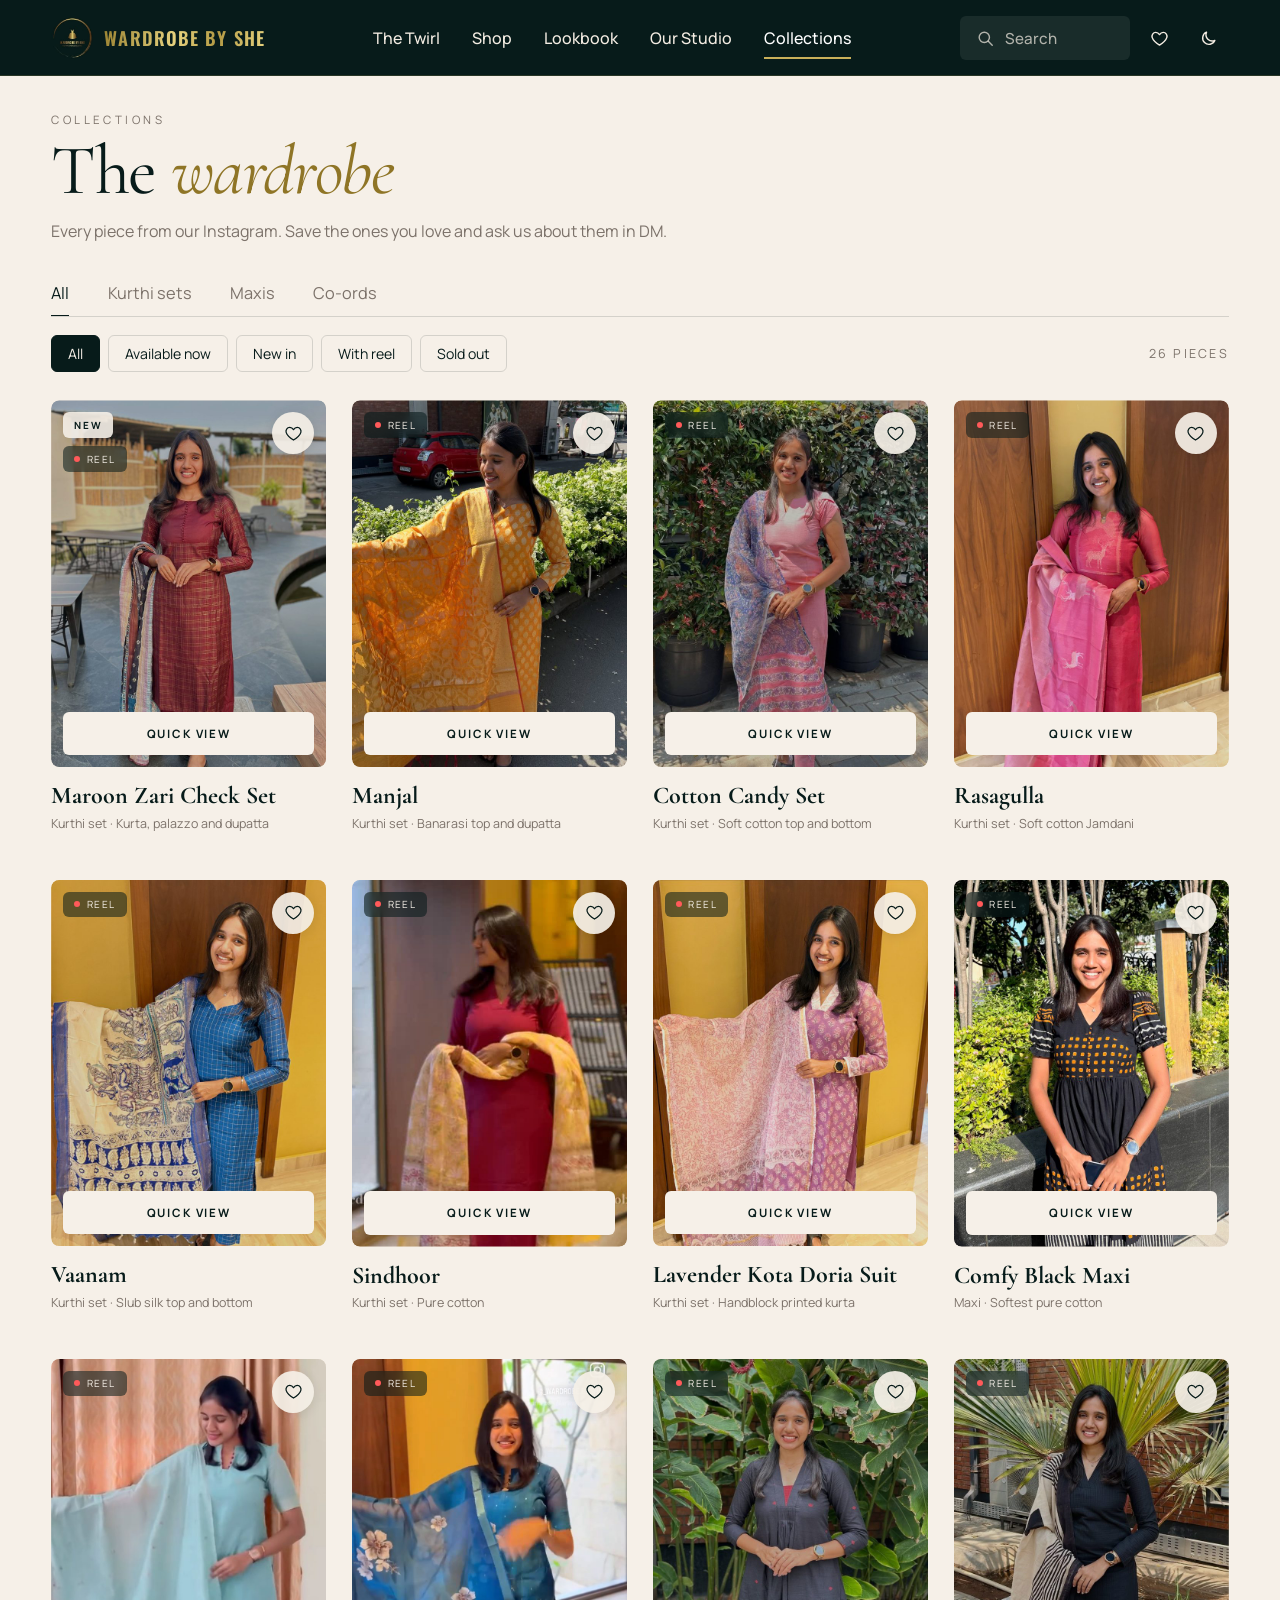
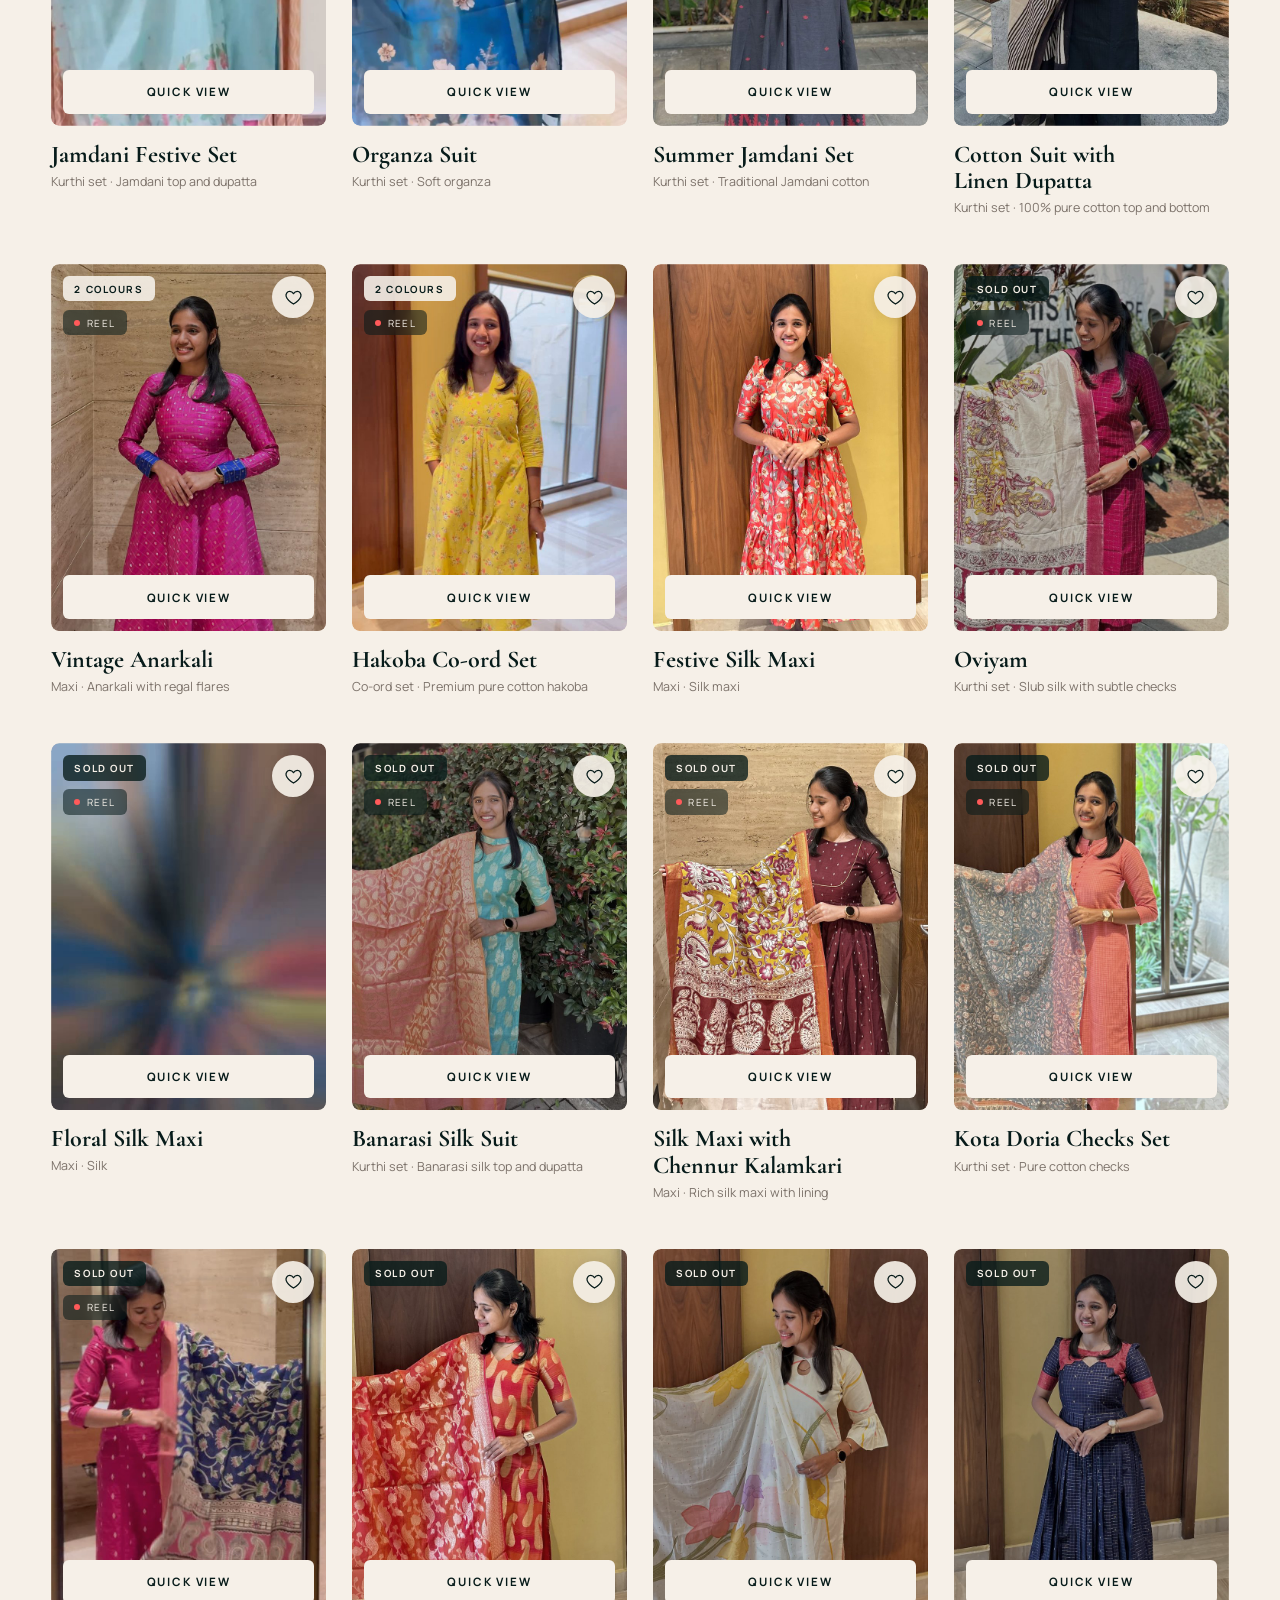
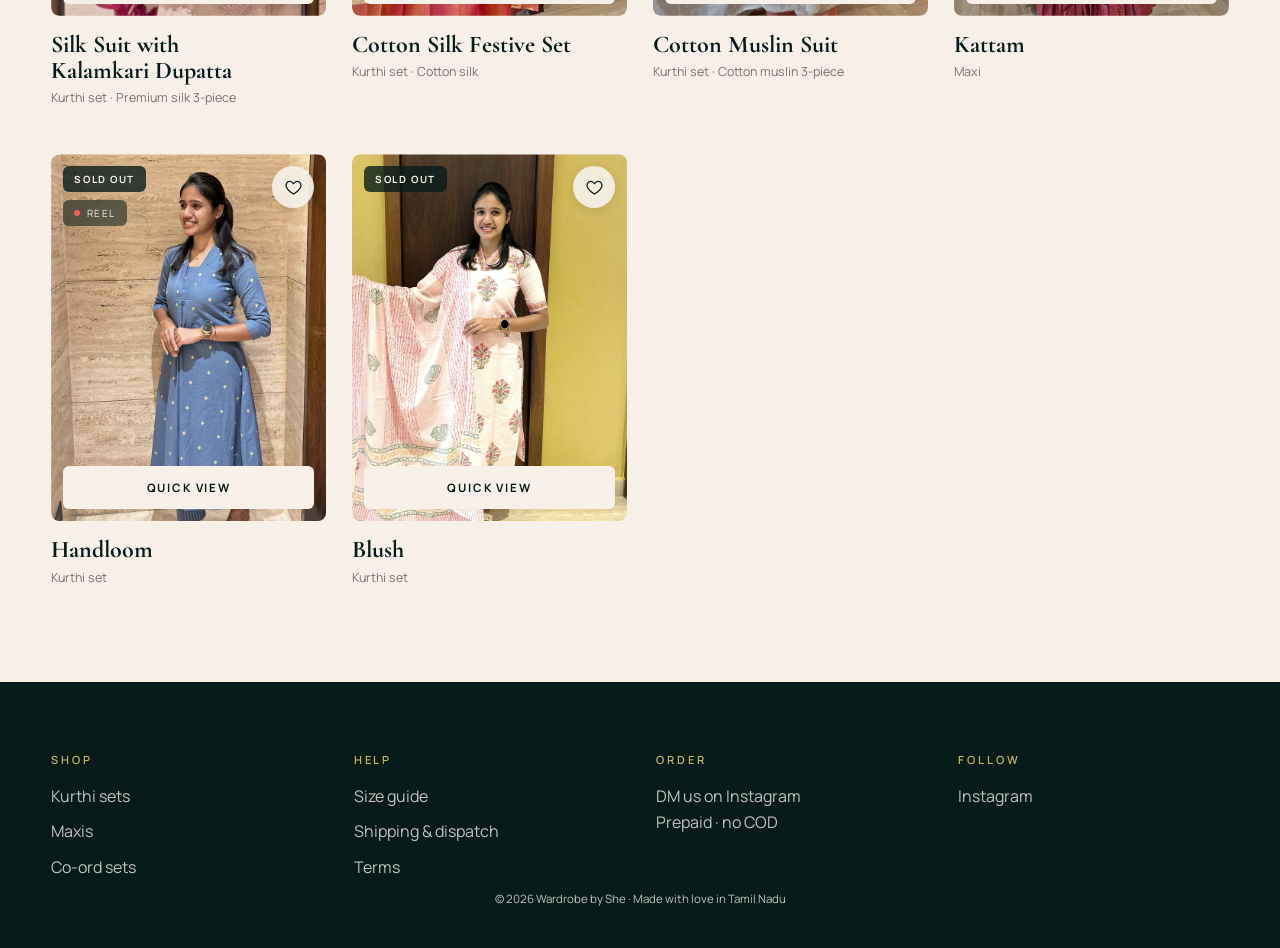
<file: collections.html>
<!doctype html>
<html lang="en">
<head>
  <meta charset="utf-8" />
  <meta name="viewport" content="width=device-width, initial-scale=1" />
  <title>Collections — Wardrobe by She</title>
  <meta name="description" content="Browse every kurthi set, maxi and co-ord from Wardrobe by She. Search, save your favourites and enquire on Instagram." />
  <meta name="theme-color" content="#071b1a" />
  <link rel="icon" type="image/png" href="assets/favicon.png" />
  <link rel="apple-touch-icon" href="assets/logo.jpg" />
  <meta property="og:type" content="website" />
  <meta property="og:title" content="Collections — Wardrobe by She" />
  <meta property="og:description" content="Kurthi sets, maxis &amp; co-ords for the desi girl. Made with love in Tamil Nadu." />
  <meta property="og:image" content="https://wardrobebyshe.route34solutions.com/assets/logo.jpg" />
  <link rel="canonical" href="https://wardrobebyshe.route34solutions.com/collections" />
  <script>try { if (localStorage.getItem("wbs-theme") === "dark") document.documentElement.dataset.theme = "dark"; } catch (e) {}</script>
  <link rel="preconnect" href="https://fonts.googleapis.com" />
  <link rel="preconnect" href="https://fonts.gstatic.com" crossorigin />
  <link href="https://fonts.googleapis.com/css2?family=Cormorant+Garamond:ital,wght@0,400;0,500;0,600;1,400;1,500&family=Manrope:wght@300;400;500;600;700&family=Oswald:wght@500;600&display=swap" rel="stylesheet" />
  <link rel="stylesheet" href="styles.css?v=37" />
</head>
<body class="page-col">

  <header class="nav" id="nav">
    <a href="index.html" class="nav__logo" aria-label="Wardrobe by She — home"><img src="assets/logo.jpg" alt="" /><span class="wordmark">Wardrobe by She</span></a>
    <nav class="nav__links">
      <a href="index.html#twirl">The Twirl</a>
      <a href="index.html#shop">Shop</a>
      <a href="index.html#lookbook">Lookbook</a>
      <a href="index.html#studio">Our Studio</a>
      <a href="collections.html" aria-current="page">Collections</a>
    </nav>
    <div class="nav__actions">
      <button class="nav__search" id="searchOpen" type="button" aria-label="Search the collection"><svg viewBox="0 0 24 24" aria-hidden="true"><circle cx="10.5" cy="10.5" r="6.5" /><path d="m15.5 15.5 5 5" /></svg><span>Search</span></button>
      <button class="theme-toggle nav__ico" id="favOpen" type="button" aria-label="Favourites"><svg viewBox="0 0 24 24" aria-hidden="true"><path d="M12 20.3s-7.6-4.6-9.2-9.4C1.7 7.6 3.9 4.3 7.3 4.3c2 0 3.6 1.1 4.7 2.8 1.1-1.7 2.7-2.8 4.7-2.8 3.4 0 5.6 3.3 4.5 6.6-1.6 4.8-9.2 9.4-9.2 9.4z" /></svg><b data-fav-count hidden>0</b></button>
      <button class="theme-toggle" id="themeToggle" type="button" aria-label="Switch to dark mode">
        <svg class="i-moon" viewBox="0 0 24 24"><path d="M20 14.5A8 8 0 0 1 9.5 4a8 8 0 1 0 10.5 10.5Z" /></svg>
        <svg class="i-sun" viewBox="0 0 24 24"><circle cx="12" cy="12" r="4" /><path d="M12 2v2M12 20v2M4.9 4.9l1.4 1.4M17.7 17.7l1.4 1.4M2 12h2M20 12h2M4.9 19.1l1.4-1.4M17.7 6.3l1.4-1.4" /></svg>
      </button>
    </div>
  </header>

  <main class="col">
    <div class="col__head">
      <p class="eyebrow">Collections</p>
      <h1 class="title" id="colTitle">The <em>wardrobe</em></h1>
      <p class="col__line" id="colLine">Every piece from our Instagram. Save the ones you love and ask us about them in DM.</p>
    </div>

    <div class="col__tabs" id="colTabs" role="tablist">
      <button role="tab" data-cat="all" aria-selected="true">All</button>
      <button role="tab" data-cat="kurthi" aria-selected="false">Kurthi sets</button>
      <button role="tab" data-cat="maxi" aria-selected="false">Maxis</button>
      <button role="tab" data-cat="coord" aria-selected="false">Co-ords</button>
    </div>

    <div class="col__bar">
      <div class="col__pills" id="colPills">
        <button class="col__pill is-active" data-pill="all">All</button>
        <button class="col__pill" data-pill="available">Available now</button>
        <button class="col__pill" data-pill="new">New in</button>
        <button class="col__pill" data-pill="video">With reel</button>
        <button class="col__pill" data-pill="sold">Sold out</button>
      </div>
      <p class="col__count" id="colCount"></p>
    </div>

    <div class="grid col__grid" id="colGrid"></div>
    <p class="col__empty" id="colEmpty" hidden>Nothing here yet. Try another filter, or <button type="button" id="colReset">see everything</button>.</p>
  </main>

  <footer class="footer footer--slim">
    <div class="footer__cols">
      <div><h4>Shop</h4><a href="collections.html#kurthi">Kurthi sets</a><a href="collections.html#maxi">Maxis</a><a href="collections.html#coord">Co-ord sets</a></div>
      <div><h4>Help</h4><a href="index.html#size">Size guide</a><a href="index.html#terms">Shipping &amp; dispatch</a><a href="index.html#terms">Terms</a></div>
      <div><h4>Order</h4><p>DM us on Instagram<br />Prepaid · no COD</p></div>
      <div><h4>Follow</h4><a href="https://www.instagram.com/_wardrobe.by.she_/" target="_blank" rel="noopener">Instagram</a></div>
    </div>
    <p class="footer__copy">© 2026 Wardrobe by She · Made with love in Tamil Nadu</p>
  </footer>

  <div class="srch" id="srch" aria-hidden="true">
    <div class="srch__bg" data-srch-close></div>
    <div class="srch__panel" role="dialog" aria-label="Search the collection">
      <div class="srch__bar">
        <svg viewBox="0 0 24 24" aria-hidden="true"><circle cx="10.5" cy="10.5" r="6.5" /><path d="m15.5 15.5 5 5" /></svg>
        <input id="srchIn" type="search" placeholder="Search by name, fabric or style…" autocomplete="off" aria-label="Search the collection" />
        <button class="srch__x" type="button" data-srch-close aria-label="Close search">✕</button>
      </div>
      <p class="srch__hint" id="srchHint">Try “cotton”, “silk”, “kota doria” or “kalamkari”.</p>
      <ul class="srch__list" id="srchList"></ul>
    </div>
  </div>

  <aside class="bag favd" id="favd" aria-hidden="true">
    <div class="bag__bg" data-fav-close></div>
    <div class="bag__panel">
      <div class="bag__head"><h3>Favourites</h3><button class="bag__close" data-fav-close aria-label="Close">✕</button></div>
      <ul class="bag__items" id="favItems"></ul>
      <div class="bag__foot">
        <button class="btn btn--gold btn--block" id="favEnquire"><span>Enquire on Instagram</span></button>
        <p class="bag__note">We copy your list — paste it in our DM and we’ll reply with price, sizes and availability.</p>
      </div>
    </div>
  </aside>

  <div class="qv pv" id="pv" aria-hidden="true">
    <div class="qv__bg" data-pv-close></div>
    <div class="qv__panel" role="dialog" aria-labelledby="pvName">
      <div class="qv__media pv__media" id="pvMedia"></div>
      <div class="qv__info">
        <button class="qv__close" data-pv-close aria-label="Close">✕</button>
        <p class="eyebrow" id="pvCat"></p>
        <h3 class="qv__name" id="pvName"></h3>
        <div id="pvThumbs"></div>
        <div class="qv__body" id="pvBody"></div>
        <div class="qv__actions">
          <button class="btn btn--dark" id="pvEnquire"><span>Enquire on Instagram</span></button>
          <button class="fav-btn" id="pvFav" type="button" aria-pressed="false" aria-label="Save to favourites"><svg viewBox="0 0 24 24" aria-hidden="true"><path d="M12 20.3s-7.6-4.6-9.2-9.4C1.7 7.6 3.9 4.3 7.3 4.3c2 0 3.6 1.1 4.7 2.8 1.1-1.7 2.7-2.8 4.7-2.8 3.4 0 5.6 3.3 4.5 6.6-1.6 4.8-9.2 9.4-9.2 9.4z" /></svg></button>
        </div>
      </div>
    </div>
  </div>

  <div class="toast" id="toast"></div>

  <script src="data.js?v=37"></script>
  <script src="collections.js?v=37"></script>
</body>
</html>
</file>
<file: styles.css>
:root {
  --ink: #071b1a;
  --ink-2: #0f2a28;
  --cream: #f6f0e8;
  --sand: #ece1d3;
  --blush: #f2d4d6;
  --rose: #8f7526;
  --gold: #c9b05a;
  --gold-2: #e4d27f;
  --gold-grad: linear-gradient(100deg, #9c8433 0%, #e6d27e 45%, #b39a44 70%, #e6d27e 100%);
  --brand: "Oswald", "Arial Narrow", sans-serif;
  --bg: var(--cream);
  --bg-2: var(--sand);
  --fg: var(--ink);
  --line: rgba(7, 27, 26, .14);
  --pill: #fffdf9;
  --muted: #7c726a;
  --serif: "Cormorant Garamond", Georgia, serif;
  --sans: "Manrope", system-ui, sans-serif;
  --ease: cubic-bezier(.77, 0, .175, 1);
  --out: cubic-bezier(.16, 1, .3, 1);
  --gutter: clamp(16px, 4vw, 56px);
}

* { box-sizing: border-box; margin: 0; padding: 0; }
html { -webkit-text-size-adjust: 100%; }
html.lenis, html.lenis body { height: auto; }
.lenis.lenis-smooth { scroll-behavior: auto !important; }
body { font-family: var(--sans); background: var(--bg); color: var(--fg); overflow-x: hidden; -webkit-font-smoothing: antialiased; }
body.is-loading { overflow: hidden; }
a { color: inherit; text-decoration: none; }
button { font: inherit; color: inherit; background: none; border: 0; cursor: pointer; }
em { font-style: italic; }
img, video, svg { display: block; }
video { object-fit: cover; width: 100%; height: 100%; }

.eyebrow { font-size: .72rem; letter-spacing: .3em; text-transform: uppercase; color: var(--muted); margin-bottom: 1.1rem; }
.eyebrow--gold { color: var(--gold); }
.title { font-family: var(--serif); font-weight: 400; font-size: clamp(2.8rem, 7.5vw, 6.5rem); line-height: .95; letter-spacing: -.02em; }
.title em { color: var(--rose); }
.char { display: inline-block; will-change: transform; }
.word { display: inline-block; white-space: nowrap; }

.loader {
  position: fixed; inset: 0; z-index: 300;
  display: flex; flex-direction: column; align-items: center; justify-content: center; gap: 1.4rem;
  background: var(--ink); color: var(--cream);
}
.loader__mark { width: 140px; height: 140px; border-radius: 50%; }
.loader__word { font-size: clamp(1.8rem, 5vw, 3.4rem); overflow: hidden; line-height: 1.15; }
.loader__tag { font-size: .68rem; letter-spacing: .38em; text-transform: uppercase; color: var(--gold); opacity: .85; }

.wordmark {
  font-family: var(--brand); font-weight: 600; text-transform: uppercase; letter-spacing: .06em;
  background: var(--gold-grad); -webkit-background-clip: text; background-clip: text; color: transparent;
}
.wordmark .char { background: var(--gold-grad); background-size: 900% 100%; -webkit-background-clip: text; background-clip: text; color: transparent; }


.nav {
  position: fixed; top: 16px; left: var(--gutter); right: var(--gutter); z-index: 200;
  display: flex; align-items: center; justify-content: space-between; gap: 1.5rem;
  padding: 10px 12px 10px 16px; border-radius: 8px;
  background: #0f2c29; color: #f3ece2;
  box-shadow: 0 14px 34px -18px rgba(0, 0, 0, .7), inset 0 0 0 1px rgba(212, 191, 100, .18);
  transition: transform .6s var(--ease), background .4s, color .4s;
}
.nav.is-hidden { transform: translateY(calc(-100% - 24px)); }
.nav__logo { display: flex; align-items: center; gap: .7rem; }
.nav__logo img { width: 42px; height: 42px; border-radius: 50%; flex: none; }
.nav__logo .wordmark { font-size: 1.15rem; line-height: 1; }
.nav__links { display: flex; gap: 2.2rem; font-size: .95rem; font-weight: 500; }
.nav__links a:hover { color: var(--gold-2); }
.nav__actions { display: flex; align-items: center; gap: .8rem; }
.theme-toggle { position: relative; width: 40px; height: 40px; border-radius: 50%; border: 1px solid rgba(243, 236, 226, .16); display: grid; place-items: center; color: #f3ece2; }
.theme-toggle svg { position: absolute; width: 19px; height: 19px; fill: none; stroke: currentColor; stroke-width: 1.8; stroke-linecap: round; stroke-linejoin: round; transition: opacity .35s, transform .45s var(--ease); }
.theme-toggle .i-sun { opacity: 0; transform: rotate(-90deg) scale(.6); }
:root[data-theme="dark"] .theme-toggle .i-sun { opacity: 1; transform: none; }
:root[data-theme="dark"] .theme-toggle .i-moon { opacity: 0; transform: rotate(90deg) scale(.6); }
.nav__bag { display: flex; align-items: center; gap: .6rem; padding: .75rem 1.3rem; border-radius: 6px; background: var(--gold); color: var(--ink); font-size: .95rem; font-weight: 600; }
.nav__bag:hover { background: var(--gold-2); }
.nav__bag b { display: inline-grid; place-items: center; min-width: 21px; height: 21px; padding: 0 6px; border-radius: 6px; background: var(--ink); color: var(--gold-2); font-size: .68rem; }
.nav__bag b.bump { animation: bump .55s var(--out); }
@keyframes bump { 40% { transform: scale(1.7); } }

.btn {
  position: relative; display: inline-flex; align-items: center; justify-content: center;
  padding: 1.05rem 2.1rem; border-radius: 6px; overflow: hidden; isolation: isolate;
  font-size: .78rem; font-weight: 700; letter-spacing: .16em; text-transform: uppercase;
}
.btn--gold { background: var(--gold); color: var(--ink); }
.btn--gold:hover { background: var(--gold-2); }
.btn--dark { background: var(--fg); color: var(--bg); }
.btn--dark:hover { background: var(--rose); }
.btn--block { width: 100%; }

.hero { position: relative; height: 100svh; min-height: 560px; background: var(--ink); overflow: hidden; color: var(--cream); }
.hero__reels { position: absolute; inset: 0; display: flex; align-items: center; justify-content: flex-end; gap: 1.4vw; padding-right: var(--gutter); }
.reel { position: relative; overflow: hidden; border-radius: 8px; background: var(--ink-2); flex: none; }
.reel--main { height: calc(100vh - 130px); aspect-ratio: 9 / 16; margin-top: 70px; }
.reel--side { height: 62vh; aspect-ratio: 9 / 16; opacity: .85; }
.reel--side:first-child { margin-top: 18vh; }
.reel--side:last-child { margin-top: -6vh; }
.reel video { position: absolute; inset: 0; transform: scale(1.12); transition: opacity 1.1s ease-in-out; }
.reel video.is-back { opacity: 0; }
.hero__shade { position: absolute; inset: 0; background: linear-gradient(90deg, rgba(7, 27, 26, .92) 0%, rgba(7, 27, 26, .55) 42%, rgba(7, 27, 26, 0) 70%); pointer-events: none; }
.hero__copy { position: absolute; left: var(--gutter); top: 100px; bottom: 7vh; z-index: 2; max-width: 46rem; display: flex; flex-direction: column; justify-content: flex-end; }
.hero__eyebrow { overflow: hidden; font-size: .72rem; letter-spacing: .32em; text-transform: uppercase; color: var(--gold); margin-bottom: min(1.4rem, 2vh); }
.hero__eyebrow span { display: inline-block; }
.hero__title { font-family: var(--serif); font-weight: 400; font-size: clamp(3rem, min(11.5vw, 15vh), 11rem); line-height: .84; letter-spacing: -.035em; margin-bottom: min(2rem, 3vh); }
.hero__title .ln { display: block; overflow: hidden; padding: 0 .04em .06em 0; }
.hero__title .ln > * { display: inline-block; }
.hero__title em { color: var(--gold-2); padding-left: .6em; }
.hero__sub { max-width: 25rem; line-height: 1.7; color: rgba(246, 240, 232, .75); margin-bottom: min(2.2rem, 3.5vh); }
.hero__copy .btn { align-self: flex-start; }
.hero__scroll { position: absolute; right: var(--gutter); bottom: 4vh; z-index: 2; display: none; }

.usp { display: grid; grid-template-columns: repeat(4, minmax(0, 1fr)); background: var(--bg); border-bottom: 1px solid var(--line); }
.usp__item { display: flex; align-items: center; gap: 1rem; padding: 2rem clamp(1rem, 2.5vw, 2.4rem); border-right: 1px solid var(--line); }
.usp__item:last-child { border-right: 0; }
.usp svg { flex: none; width: 46px; height: 46px; padding: 11px; border-radius: 50%; background: var(--ink); fill: none; stroke: var(--gold-2); stroke-width: 1.6; stroke-linecap: round; stroke-linejoin: round; }
.usp h3 { font-family: var(--serif); font-weight: 600; font-size: 1.25rem; line-height: 1.1; }
.usp p { margin-top: .2rem; font-size: .8rem; color: var(--muted); }

.twirl { position: relative; background: var(--bg-2); }
.twirl__stage { position: relative; height: 100vh; overflow: hidden; display: grid; place-items: center; }
.twirl__bg {
  position: absolute; top: 50%; left: 50%; transform: translate(-50%, -50%);
  font-family: var(--serif); font-style: italic; font-weight: 400; font-size: 34vw; line-height: 1;
  color: transparent; -webkit-text-stroke: 1px var(--line); white-space: nowrap; pointer-events: none;
}
.twirl__frame { position: relative; z-index: 1; height: 84vh; aspect-ratio: 9 / 16; border-radius: 8px; overflow: hidden; background: var(--ink-2); box-shadow: 0 40px 80px -30px rgba(7, 27, 26, .5); }
.twirl__notes { position: absolute; inset: 0; z-index: 2; pointer-events: none; }
.note { position: absolute; max-width: 17rem; font-family: var(--serif); font-size: clamp(1.3rem, 2vw, 1.9rem); line-height: 1.2; opacity: 0; }
.note span { display: block; font-family: var(--sans); font-size: .7rem; letter-spacing: .25em; color: var(--rose); margin-bottom: .5rem; }
.note--1 { left: 8vw; top: 22vh; }
.note--2 { right: 8vw; top: 42vh; text-align: right; }
.note--3 { left: 10vw; bottom: 16vh; }
.twirl__progress { position: absolute; left: 50%; bottom: 3.5vh; z-index: 2; width: 160px; height: 2px; margin-left: -80px; background: rgba(7, 27, 26, .12); }
.twirl__progress i { display: block; width: 100%; height: 100%; background: var(--rose); transform: scaleX(0); transform-origin: left; }
.twirl__hint { position: absolute; left: 50%; bottom: 5.5vh; transform: translateX(-50%); z-index: 2; font-size: .65rem; letter-spacing: .3em; text-transform: uppercase; color: var(--muted); }

.shop { padding: 130px var(--gutter) 110px; }
.shop__head { display: flex; justify-content: space-between; align-items: flex-end; flex-wrap: wrap; gap: 2rem; margin-bottom: 3.5rem; }
.filters { position: relative; display: flex; gap: .25rem; padding: .3rem; border: 1px solid var(--line); border-radius: 6px; }
.filter { position: relative; z-index: 1; padding: .6rem 1.15rem; border-radius: 6px; font-size: .74rem; letter-spacing: .12em; text-transform: uppercase; }
.filter.is-active { color: var(--bg); }
.filters__pill { position: absolute; top: 0; left: 0; border-radius: 6px; background: var(--fg); transition: transform .55s var(--ease), width .55s var(--ease); }

.grid { display: grid; grid-template-columns: repeat(4, minmax(0, 1fr)); gap: 3rem 1.6rem; }
@media (max-width: 1100px) { .grid { grid-template-columns: repeat(2, minmax(0, 1fr)); gap: 2.2rem 1rem; } }
.card.is-hidden { display: none; }
.card__media { position: relative; aspect-ratio: 3 / 4; border-radius: 8px; overflow: hidden; background: var(--bg-2); clip-path: inset(0 0 0 0 round 8px); }
.card__media img, .card__media video { position: absolute; inset: 0; width: 100%; height: 100%; object-fit: cover; object-position: 50% 0; }
.card__img { transform-origin: var(--zx, 50%) var(--zy, 35%); transition: transform .9s var(--out), transform-origin .35s var(--out), opacity .6s var(--out); }
.card__img--alt { opacity: 0; transform: scale(1.15); }
@media (hover: hover) {
  .card__media { cursor: zoom-in; }
  .card__media:hover .card__img { transform: scale(1.08); }
  .card__media:hover .card__img--alt { opacity: 1; transform: scale(1.6); }
  .card__media:not(:has(.card__img--alt)):hover .card__img { transform: scale(1.6); }
}
.card__tag { position: absolute; top: 12px; left: 12px; z-index: 2; padding: .35rem .7rem; border-radius: 6px; background: rgba(246, 240, 232, .9); font-size: .62rem; font-weight: 700; letter-spacing: .16em; text-transform: uppercase; }
.card__live { position: absolute; top: 12px; right: 12px; z-index: 2; display: flex; align-items: center; gap: .4rem; padding: .35rem .7rem; border-radius: 6px; background: rgba(7, 27, 26, .55); color: var(--cream); font-size: .62rem; letter-spacing: .14em; text-transform: uppercase; backdrop-filter: blur(6px); }
.card__live::before { content: ""; width: 6px; height: 6px; border-radius: 50%; background: #ff5a5a; animation: pulse 1.4s infinite; }
@keyframes pulse { 50% { opacity: .2; } }
.card__quick {
  position: absolute; left: 12px; right: 12px; bottom: 12px; z-index: 2;
  padding: .9rem; border-radius: 6px; background: var(--cream); color: var(--ink);
  font-size: .72rem; font-weight: 700; letter-spacing: .16em; text-transform: uppercase;
}
.card__quick:hover { background: var(--ink); color: var(--cream); }
.card__info { display: flex; justify-content: space-between; gap: 1rem; margin-top: 1rem; }
.card__name { font-family: var(--serif); font-size: 1.5rem; line-height: 1.1; }
.card__meta { margin-top: .3rem; font-size: .78rem; color: var(--muted); }
.card__price { font-weight: 600; white-space: nowrap; }

.lookbook { background: var(--ink); color: var(--cream); }
.lookbook .title em { color: var(--gold-2); }
.lookbook__pin { padding: 110px 0 90px; overflow: hidden; }
.lookbook__head { padding: 0 var(--gutter); margin-bottom: 2.4rem; }
.lookbook__carousel { position: relative; width: 100%; height: clamp(420px, 46vw, 660px); }
.lookbook__hint { margin-top: 1.5rem; text-align: center; font-size: .68rem; letter-spacing: .28em; text-transform: uppercase; opacity: .5; }
.pw { overflow: hidden; perspective: 1700px; perspective-origin: 50% 40%; touch-action: pan-y; cursor: grab; user-select: none; -webkit-user-select: none; }
.pw.is-dragging { cursor: grabbing; }
.pw__ring { position: absolute; left: 50%; top: 38%; transform-style: preserve-3d; }
.pw__card { position: absolute; left: 0; top: 0; width: var(--cw); height: var(--ch); margin: calc(var(--ch) / -2) 0 0 calc(var(--cw) / -2); }
.pw__card img { width: 100%; height: 100%; object-fit: cover; border-radius: 6px; pointer-events: none; box-shadow: 0 30px 50px -30px rgba(0, 0, 0, .7); }
.pw__card figcaption { position: absolute; left: -25%; right: -25%; top: calc(100% + 12px); text-align: center; font-family: var(--serif); font-style: italic; font-size: clamp(1rem, 1.4vw, 1.3rem); color: var(--cream); transition: opacity .3s; pointer-events: none; }

.feel { padding: 130px var(--gutter) 110px; }
.feel__head { margin-bottom: 2.4rem; }
.feel__row { --fh: clamp(420px, 64vh, 620px); display: flex; gap: 8px; height: var(--fh); }
.feel__panel { position: relative; flex: 1 1 0; min-width: 0; padding: 0; border: 0; border-radius: 6px; overflow: hidden; background: var(--bg-2); cursor: pointer; transition: flex .8s var(--ease); }
.feel__panel.is-open { flex: 0 0 calc(var(--fh) * .75); }
.feel__panel:focus-visible { outline: 2px solid var(--gold); outline-offset: 3px; }
.feel__panel img { position: absolute; inset: 0; width: 100%; height: 100%; object-fit: cover; object-position: 50% 20%; pointer-events: none; }
.feel__panel::after { content: ""; position: absolute; inset: 55% 0 0; background: linear-gradient(transparent, rgba(7, 27, 26, .75)); opacity: 0; transition: opacity .5s; }
.feel__panel.is-open::after { opacity: 1; }
.feel__label { position: absolute; left: 1.4rem; bottom: 1.3rem; z-index: 1; display: grid; gap: .25rem; padding-left: .8rem; border-left: 3px solid var(--gold); text-align: left; font-family: var(--serif); font-size: 1.7rem; line-height: 1.1; color: var(--cream); white-space: nowrap; opacity: 0; translate: 0 10px; transition: opacity .3s, translate .5s var(--ease); }
.feel__label small { font-family: var(--sans); font-size: .66rem; letter-spacing: .22em; text-transform: uppercase; color: var(--gold-2); }
.feel__panel.is-open .feel__label { opacity: 1; translate: 0 0; transition-delay: .3s; }

.studio { position: relative; background: var(--ink); color: var(--cream); }
.studio__grid { display: grid; grid-template-columns: minmax(0, 0.85fr) minmax(0, 1fr); gap: clamp(2rem, 6vw, 6rem); align-items: center; padding: 130px var(--gutter) 90px; }
.studio__media { position: relative; aspect-ratio: 4 / 5; border-radius: 8px; overflow: hidden; background: var(--ink-2); }
.studio__badge { position: absolute; left: 16px; bottom: 16px; padding: .45rem .9rem; border-radius: 6px; background: rgba(7, 27, 26, .7); color: var(--gold-2); font-size: .66rem; letter-spacing: .2em; text-transform: uppercase; backdrop-filter: blur(6px); -webkit-backdrop-filter: blur(6px); }
.studio__title { font-family: var(--serif); font-weight: 400; font-size: clamp(2.8rem, 6vw, 5.5rem); line-height: .95; margin-bottom: 1.4rem; }
.studio__title em { color: var(--gold-2); }
.studio__sub { max-width: 32rem; line-height: 1.75; color: rgba(246, 240, 232, .75); margin-bottom: 2.6rem; }
.steps { list-style: none; display: grid; gap: 0; border-top: 1px solid rgba(232, 200, 120, .18); }
.step { display: grid; grid-template-columns: 3.2rem 1fr; gap: 1rem; padding: 1.3rem 0; border-bottom: 1px solid rgba(232, 200, 120, .18); }
.step b { font-family: var(--brand); font-weight: 500; font-size: .9rem; letter-spacing: .1em; color: var(--gold); padding-top: .2rem; }
.step h3 { font-family: var(--serif); font-weight: 500; font-size: 1.45rem; margin-bottom: .25rem; }
.step p { font-size: .9rem; line-height: 1.6; color: rgba(246, 240, 232, .65); }
.stats { display: grid; grid-template-columns: repeat(3, 1fr); gap: 2rem; padding: 70px var(--gutter) 110px; border-top: 1px solid rgba(255, 255, 255, .08); }
.stat b { display: block; font-family: var(--serif); font-weight: 400; font-size: clamp(3rem, 7vw, 6rem); line-height: 1; color: var(--gold); }
.stat span { display: block; margin-top: .6rem; font-size: .75rem; letter-spacing: .16em; text-transform: uppercase; opacity: .65; }

.insta { padding: 130px 0 40px; overflow: hidden; }
.insta__head { display: flex; justify-content: space-between; align-items: flex-end; flex-wrap: wrap; gap: 2rem; margin-bottom: 2rem; padding: 0 var(--gutter); }
.insta__head .title { font-size: clamp(2.4rem, 6vw, 5rem); }
.wall { display: flex; gap: 14px; height: clamp(560px, 92vh, 960px); padding: 0 14px; overflow: hidden; -webkit-mask-image: linear-gradient(transparent, #000 10%, #000 90%, transparent); mask-image: linear-gradient(transparent, #000 10%, #000 90%, transparent); }
.wall__col { flex: 1 1 0; min-width: 0; }
.wall__track { display: flex; flex-direction: column; gap: 14px; animation: wallDrift var(--dur) linear infinite; animation-play-state: paused; will-change: transform; }
.wall__track.is-down { animation-direction: reverse; }
.wall.is-live .wall__track { animation-play-state: running; }
@media (hover: hover) { .wall.is-live .wall__col:hover .wall__track { animation-play-state: paused; } }
.wall__set { display: flex; flex-direction: column; gap: 14px; }
@keyframes wallDrift { to { transform: translateY(calc(-50% - 7px)); } }
.wall__tile { position: relative; display: block; width: 100%; aspect-ratio: 3 / 4; padding: 0; border: 0; border-radius: 8px; overflow: hidden; background: var(--bg-2); cursor: pointer; }
.wall__tile--reel { aspect-ratio: 9 / 16; }
.wall__tile img, .wall__tile video { display: block; width: 100%; height: 100%; object-fit: cover; object-position: 50% 25%; transition: transform .9s var(--out); }
.wall__tile:hover img, .wall__tile:hover video { transform: scale(1.05); }
.wall__tile:focus-visible { outline: 2px solid var(--gold); outline-offset: 3px; }
.wall__badge { position: absolute; left: 10px; top: 10px; padding: .32rem .65rem; border-radius: 6px; background: rgba(7, 27, 26, .62); color: var(--cream); font-size: .6rem; font-weight: 600; letter-spacing: .18em; text-transform: uppercase; backdrop-filter: blur(6px); -webkit-backdrop-filter: blur(6px); }
.wall__name { position: absolute; left: 0; right: 0; bottom: 0; padding: 2.2rem .9rem .8rem; text-align: left; font-family: var(--serif); font-size: 1.1rem; color: var(--cream); background: linear-gradient(transparent, rgba(7, 27, 26, .7)); opacity: 0; transition: opacity .4s; }
.wall__tile:hover .wall__name, .wall__tile:focus-visible .wall__name { opacity: 1; }

.footer { background: var(--ink); color: var(--cream); padding: 90px var(--gutter) 30px; overflow: hidden; }
.footer__cols { display: grid; grid-template-columns: repeat(4, 1fr); gap: 2rem; }
.footer h4 { font-size: .7rem; letter-spacing: .26em; text-transform: uppercase; color: var(--gold); font-weight: 600; margin-bottom: 1.1rem; }
.footer a, .footer p { display: block; margin-bottom: .6rem; line-height: 1.6; opacity: .78; }
.footer a:hover { opacity: 1; }
.footer__brand { display: flex; flex-direction: column; align-items: center; gap: 1.2rem; margin: 4.5rem 0 2.4rem; }
.footer__mark { width: 110px; height: 110px; border-radius: 50%; }
.footer__mega { font-size: clamp(2.6rem, 9.5vw, 9rem); line-height: 1; white-space: nowrap; text-align: center; }
.footer__tag { font-size: .7rem; letter-spacing: .4em; text-transform: uppercase; color: var(--gold); opacity: .85; margin: 0; }
.footer__copy { text-align: center; font-size: .72rem; opacity: .55; }

.qv { position: fixed; inset: 0; z-index: 220; display: grid; place-items: center; pointer-events: none; visibility: hidden; }
.qv.is-open { pointer-events: auto; visibility: visible; }
.qv__bg { position: absolute; inset: 0; background: rgba(7, 27, 26, .7); backdrop-filter: blur(8px); -webkit-backdrop-filter: blur(8px); opacity: 0; }
.qv__panel { position: relative; display: grid; grid-template-columns: auto 1fr; width: min(1000px, 94vw); max-height: 92vh; background: var(--bg); border-radius: 8px; overflow: hidden; }
.qv__media { position: relative; width: min(44vw, 520px); min-height: min(84vh, 700px); overflow: hidden; background: var(--sand); }
.qv__media img, .qv__media video { position: absolute; inset: 0; width: 100%; height: 100%; object-fit: cover; }
.qv__info { position: relative; padding: 3rem 2.4rem; display: flex; flex-direction: column; overflow-y: auto; }
.qv__close { position: absolute; top: 14px; right: 14px; width: 40px; height: 40px; border-radius: 50%; }
.qv__close:hover { background: var(--bg-2); }
.qv__name { font-family: var(--serif); font-weight: 400; font-size: clamp(2.2rem, 4vw, 3.4rem); line-height: 1; margin-bottom: .8rem; }
.qv__price { font-size: 1.2rem; font-weight: 600; margin-bottom: 1.4rem; }
.qv__desc { line-height: 1.75; color: var(--muted); margin-bottom: 2rem; }
.qv__label { font-size: .7rem; letter-spacing: .22em; text-transform: uppercase; margin-bottom: .8rem; }
.sizes { display: flex; flex-wrap: wrap; gap: .5rem; margin-bottom: 2rem; }
.size { min-width: 48px; padding: .7rem .8rem; border: 1px solid var(--line); border-radius: 8px; font-size: .8rem; font-weight: 600; }
.size:hover { border-color: var(--fg); }
.size.is-active { background: var(--fg); color: var(--bg); border-color: var(--fg); }
.qv__info .btn { margin-top: auto; }

.bag { position: fixed; inset: 0; z-index: 230; pointer-events: none; }
.bag__bg { position: absolute; inset: 0; background: rgba(7, 27, 26, .5); opacity: 0; transition: opacity .5s; }
.bag__panel { position: absolute; top: 0; right: 0; bottom: 0; width: min(440px, 100%); display: flex; flex-direction: column; background: var(--bg); transform: translateX(100%); transition: transform .7s var(--ease); }
.bag.is-open { pointer-events: auto; }
.bag.is-open .bag__bg { opacity: 1; }
.bag.is-open .bag__panel { transform: none; }
.bag__head { display: flex; justify-content: space-between; align-items: center; padding: 1.5rem; border-bottom: 1px solid var(--line); }
.bag__head h3 { font-family: var(--serif); font-weight: 400; font-size: 2rem; }
.bag__close { width: 40px; height: 40px; border-radius: 50%; }
.bag__close:hover { background: var(--bg-2); }
.bag__items { flex: 1; overflow-y: auto; list-style: none; padding: .5rem 1.5rem; }
.bag__empty { padding: 3rem 0; text-align: center; font-family: var(--serif); font-size: 1.4rem; color: var(--muted); }
.line { display: grid; grid-template-columns: 70px 1fr auto; gap: 1rem; align-items: center; padding: 1rem 0; border-bottom: 1px solid var(--line); }
.line img { width: 70px; height: 92px; object-fit: cover; border-radius: 8px; }
.line__name { font-family: var(--serif); font-size: 1.2rem; }
.line__meta { font-size: .78rem; color: var(--muted); }
.line__qty { display: flex; align-items: center; gap: .7rem; margin-top: .35rem; font-size: .85rem; }
.line__qty button { width: 26px; height: 26px; border: 1px solid rgba(7, 27, 26, .2); border-radius: 50%; }
.line__price { font-weight: 600; }
.bag__foot { padding: 1.5rem; border-top: 1px solid var(--line); }
.bag__total { display: flex; justify-content: space-between; margin-bottom: 1rem; }
.bag__note { margin-top: .8rem; font-size: .75rem; color: var(--muted); text-align: center; }

.flyer { position: fixed; z-index: 240; pointer-events: none; border-radius: 8px; overflow: hidden; }
.flyer img { width: 100%; height: 100%; object-fit: cover; }

.toast { position: fixed; left: 50%; bottom: 24px; z-index: 260; padding: .9rem 1.4rem; border-radius: 6px; background: var(--ink); color: var(--cream); font-size: .85rem; transform: translate(-50%, calc(100% + 40px)); visibility: hidden; transition: transform .5s var(--out), visibility 0s .5s; }
.toast.is-show { transform: translate(-50%, 0); visibility: visible; transition: transform .5s var(--out); }

@media (max-width: 900px) {
  .nav { top: 10px; left: 10px; right: 10px; padding: 8px 8px 8px 10px; }
  .nav__logo .wordmark { font-size: 1rem; }
  .nav__bag { padding: .6rem 1rem; font-size: .85rem; }
  .theme-toggle { width: 36px; height: 36px; }
  .usp { grid-template-columns: repeat(2, minmax(0, 1fr)); }
  .usp__item { padding: 1.4rem 1rem; border-bottom: 1px solid var(--line); }
  .usp__item:nth-child(2n) { border-right: 0; }
  .studio__grid { grid-template-columns: 1fr; padding-top: 90px; }
  .studio__media { aspect-ratio: 4 / 5; max-height: 70vh; }
  .nav__links { display: none; }
  .hero__reels { justify-content: center; padding: 0; }
  .reel--side { display: none; }
  .reel--main { height: 100%; width: 100%; aspect-ratio: auto; border-radius: 0; margin-top: 0; }
  .hero__shade { background: linear-gradient(0deg, rgba(7, 27, 26, .92) 0%, rgba(7, 27, 26, .35) 55%, rgba(7, 27, 26, .2) 100%); }
  .hero__copy { right: var(--gutter); bottom: 6vh; }
  .twirl__frame { height: 72vh; }
  .note { font-size: 1.05rem; max-width: 10.5rem; background: var(--bg); padding: .7rem .8rem; border-radius: 8px; }
  .note--1 { left: 12px; top: 14vh; }
  .note--2 { right: 12px; top: 44vh; }
  .note--3 { left: 12px; bottom: 14vh; }
  .feel { padding: 90px var(--gutter) 80px; }
  .feel__row { --fh: 440px; gap: 4px; }
  .feel__panel.is-open { flex: 0 0 52%; }
  .feel__label { left: .8rem; right: .8rem; bottom: 1rem; font-size: 1.2rem; white-space: normal; }
  .wall { gap: 8px; padding: 0 8px; height: 640px; }
  .wall__track, .wall__set { gap: 8px; }
  @keyframes wallDrift { to { transform: translateY(calc(-50% - 4px)); } }
  .wall__badge { left: 6px; top: 6px; padding: .25rem .5rem; font-size: .5rem; }
  .footer__cols { grid-template-columns: repeat(2, 1fr); }
  .qv__panel { grid-template-columns: 1fr; overflow-y: auto; }
  .qv__media { width: 100%; min-height: 0; aspect-ratio: 3 / 4; }
  .qv__info { padding: 2rem 1.4rem; }
}
@media (max-width: 520px) {
  .stats { grid-template-columns: 1fr; text-align: center; }
  .footer__cols { grid-template-columns: 1fr; }
}
@media (prefers-reduced-motion: reduce) {
  *, *::before, *::after { animation-duration: .001ms !important; animation-iteration-count: 1 !important; transition-duration: .001ms !important; }
  .note { opacity: 1; }
}
@media (max-width: 600px) {
  .card__info { flex-direction: column; gap: .2rem; }
  .card__name { font-size: 1.15rem; }
  .card__quick { left: 8px; right: 8px; bottom: 8px; padding: .7rem; font-size: .6rem; }
  .card__tag, .card__live { top: 8px; font-size: .55rem; padding: .3rem .55rem; }
  .card__tag { left: 8px; }
  .card__live { right: 8px; }
}

:root[data-theme="dark"] {
  --bg: #0b2422;
  --bg-2: #0f2c29;
  --fg: #f3ece2;
  --muted: #a99f92;
  --line: rgba(243, 236, 226, .14);
  --pill: #0f2c29;
  --rose: #d4bf64;
}
:root[data-theme="dark"] .card__tag, :root[data-theme="dark"] .card__quick { background: #f3ece2; color: #071b1a; }
:root.theme-anim, :root.theme-anim * { transition: background-color .45s, color .45s, border-color .45s !important; }
.nav__ico b { position: absolute; top: -4px; right: -4px; display: grid; place-items: center; min-width: 18px; height: 18px; padding: 0 5px; border-radius: 6px; background: var(--gold); color: var(--ink); font-size: .62rem; font-weight: 700; }
.nav__ico b[hidden] { display: none; }
.nav__links a[aria-current="page"] { color: var(--gold-2); }

.fav-btn { display: grid; place-items: center; width: 54px; height: 54px; flex: none; border: 1px solid var(--line); border-radius: 50%; color: var(--fg); transition: transform .3s var(--out), background .3s, border-color .3s; }
.fav-btn:hover { transform: scale(1.06); border-color: var(--fg); }
.fav-btn svg { width: 22px; height: 22px; fill: none; stroke: currentColor; stroke-width: 1.6; stroke-linejoin: round; transition: fill .25s, stroke .25s; }
.fav-btn[aria-pressed="true"] svg { fill: var(--gold); stroke: var(--gold); }
.fav-btn[aria-pressed="true"] { animation: bump .5s var(--out); }
.fav-btn--card { position: absolute; top: 12px; right: 12px; z-index: 3; width: 42px; height: 42px; border: 0; background: rgba(246, 240, 232, .92); color: var(--ink); box-shadow: 0 2px 12px rgba(0, 0, 0, .1); }
.fav-btn--card svg { width: 19px; height: 19px; }
.qv__actions { display: flex; gap: .7rem; margin-top: auto; }
.qv__actions .btn { flex: 1; margin-top: 0; }

.info { padding: 130px var(--gutter) 40px; }
.info__grid { display: grid; grid-template-columns: minmax(0, 1.15fr) minmax(0, 1fr); gap: clamp(2.5rem, 6vw, 6rem); align-items: start; }
.info .title { font-size: clamp(2.6rem, 5.5vw, 4.6rem); margin-bottom: 2rem; }
.chart { overflow-x: auto; border: 1px solid var(--line); border-radius: 8px; }
.chart table { width: 100%; border-collapse: collapse; font-size: .95rem; text-align: center; }
.chart th, .chart td { padding: 1rem .8rem; border-bottom: 1px solid var(--line); }
.chart thead th { font-size: .66rem; font-weight: 600; letter-spacing: .2em; text-transform: uppercase; color: var(--muted); }
.chart tbody th { font-family: var(--serif); font-size: 1.3rem; font-weight: 500; }
.chart tbody tr:last-child > * { border-bottom: 0; }
.chart tbody tr:hover { background: var(--bg-2); }
.info__note { margin-top: 1rem; font-size: .82rem; color: var(--muted); }
.terms { list-style: none; border-top: 1px solid var(--line); }
.terms li { position: relative; padding: 1.15rem 0 1.15rem 2rem; border-bottom: 1px solid var(--line); line-height: 1.6; }
.terms li::before { content: ""; position: absolute; left: 0; top: 1.75rem; width: 10px; height: 10px; border-radius: 50%; background: var(--gold); }
@media (max-width: 900px) { .info__grid { grid-template-columns: minmax(0, 1fr); } .info { padding-top: 90px; } .chart th, .chart td { padding: .8rem .45rem; font-size: .85rem; } .chart thead th { font-size: .56rem; letter-spacing: .1em; } }

.page-col { padding-top: 140px; }
.col { padding: 0 var(--gutter) 120px; }
.col__head { max-width: 46rem; margin-bottom: 2.6rem; }
.col__head .title { font-size: clamp(3rem, 8vw, 6.5rem); }
.col__line { margin-top: 1.2rem; font-size: 1.05rem; line-height: 1.7; color: var(--muted); }
.col__tabs { display: flex; gap: clamp(1.2rem, 3vw, 2.6rem); overflow-x: auto; border-bottom: 1px solid var(--line); scrollbar-width: none; }
.col__tabs::-webkit-scrollbar { display: none; }
.col__tabs button { flex: none; padding: .9rem 0; border-bottom: 2px solid transparent; margin-bottom: -1px; font-size: 1.02rem; color: var(--muted); transition: color .3s, border-color .3s; }
.col__tabs button:hover { color: var(--fg); }
.col__tabs button[aria-selected="true"] { color: var(--fg); border-color: var(--fg); }
.col__bar { display: flex; justify-content: space-between; align-items: center; flex-wrap: wrap; gap: 1rem; margin: 1.6rem 0 2.6rem; }
.col__pills { display: flex; flex-wrap: wrap; gap: .5rem; }
.col__pill { padding: .6rem 1.15rem; border: 1px solid var(--line); border-radius: 6px; font-size: .88rem; transition: background .3s, color .3s, border-color .3s; }
.col__pill:hover { border-color: var(--fg); }
.col__pill.is-active { background: var(--fg); color: var(--bg); border-color: var(--fg); }
.col__count { font-size: .78rem; letter-spacing: .18em; text-transform: uppercase; color: var(--muted); }
.col__grid .card { opacity: 0; }
.col__grid .card.is-in { animation: cardIn .8s var(--out) both; }
@keyframes cardIn { from { opacity: 0; transform: translateY(40px); } to { opacity: 1; transform: none; } }
.col__grid .card__media { cursor: pointer; }
.col__empty { padding: 4rem 0; text-align: center; font-family: var(--serif); font-size: 1.5rem; color: var(--muted); }
.col__empty button { text-decoration: underline; color: var(--fg); }
.footer--slim { padding-top: 70px; }

.pv .qv__bg { transition: opacity .4s; }
.pv .qv__panel { opacity: 0; transform: translateY(30px) scale(.97); transition: opacity .45s var(--out), transform .6s var(--out); }
.pv.pv--open .qv__bg { opacity: 1; }
.pv.pv--open .qv__panel { opacity: 1; transform: none; }
.pv__media img, .pv__media video { object-position: 50% 15%; }

.favd__view { margin-top: .35rem; font-size: .75rem; letter-spacing: .14em; text-transform: uppercase; text-decoration: underline; text-underline-offset: 3px; color: var(--muted); }
.favd__view:hover { color: var(--fg); }
.favd__rm { width: 34px; height: 34px; border-radius: 50%; color: var(--muted); }
.favd__rm:hover { background: var(--bg-2); color: var(--fg); }
#favEnquire:disabled { opacity: .45; pointer-events: none; }

.srch { position: fixed; inset: 0; z-index: 225; pointer-events: none; visibility: hidden; }
.srch.is-open { pointer-events: auto; visibility: visible; }
.srch__bg { position: absolute; inset: 0; background: rgba(7, 27, 26, .55); backdrop-filter: blur(6px); -webkit-backdrop-filter: blur(6px); opacity: 0; transition: opacity .4s; }
.srch.is-open .srch__bg { opacity: 1; }
.srch__panel { position: relative; width: min(760px, calc(100% - 32px)); margin: 110px auto 0; max-height: calc(100vh - 140px); display: flex; flex-direction: column; padding: 1.2rem; border-radius: 8px; background: var(--bg); box-shadow: 0 30px 80px -20px rgba(0, 0, 0, .4); opacity: 0; transform: translateY(-20px); transition: opacity .4s var(--out), transform .5s var(--out); }
.srch.is-open .srch__panel { opacity: 1; transform: none; }
.srch__bar { display: flex; align-items: center; gap: .8rem; padding: .4rem .6rem .9rem; border-bottom: 1px solid var(--line); }
.srch__bar svg { width: 22px; height: 22px; flex: none; fill: none; stroke: currentColor; stroke-width: 1.6; stroke-linecap: round; }
.srch__bar input { flex: 1; min-width: 0; border: 0; background: none; color: var(--fg); font: 400 1.6rem var(--serif); outline: none; }
.srch__bar input::-webkit-search-cancel-button { display: none; }
.srch__x { width: 38px; height: 38px; border-radius: 50%; }
.srch__x:hover { background: var(--bg-2); }
.srch__hint { padding: .9rem .6rem .4rem; font-size: .78rem; letter-spacing: .14em; text-transform: uppercase; color: var(--muted); }
.srch__list { list-style: none; overflow-y: auto; }
.srch__list button { display: flex; align-items: center; gap: 1rem; width: 100%; padding: .6rem; border-radius: 8px; text-align: left; transition: background .2s; }
.srch__list button:hover, .srch__list button:focus-visible { background: var(--bg-2); }
.srch__list img { width: 52px; height: 68px; object-fit: cover; border-radius: 8px; }
.srch__list b { display: block; font-family: var(--serif); font-weight: 500; font-size: 1.25rem; }
.srch__list small { font-size: .8rem; color: var(--muted); }

@media (max-width: 600px) {
  .page-col { padding-top: 100px; }
  .fav-btn--card { top: 8px; right: 8px; width: 34px; height: 34px; }
  .fav-btn--card svg { width: 16px; height: 16px; }
  .srch__panel { margin-top: 80px; }
  .srch__bar input { font-size: 1.3rem; }
}
@media (max-width: 420px) {
  .nav__actions { gap: .4rem; }
}
@media (max-width: 600px) {
  .nav__logo .wordmark { display: none; }
  .usp h3 { font-size: 1.05rem; }
  .usp svg { width: 38px; height: 38px; padding: 9px; }
}

.card__inner { position: absolute; inset: 0; }
.card__info { display: block; }
.card__live { left: 12px; right: auto; }
.card__tag ~ .card__live { top: 46px; }
.card__tag--sold { background: rgba(7, 27, 26, .78); color: var(--cream); }
.card.is-sold .card__img { filter: saturate(.75); }
.shop__count { margin-top: 1rem; font-size: .8rem; letter-spacing: .12em; text-transform: uppercase; color: var(--muted); }
.shop__count a { color: var(--fg); text-decoration: underline; text-underline-offset: 4px; }
.shop__count a:hover { color: var(--rose); }

.qv.is-static .qv__bg { opacity: 1; }
.qv__media { isolation: isolate; }
.qv__slide { position: absolute; inset: 0; opacity: 0; transition: opacity .45s ease; }
.qv__slide.is-in { opacity: 1; }
.qv__slide img, .qv__slide video { position: absolute; inset: 0; width: 100%; height: 100%; object-fit: cover; object-position: 50% 20%; }
.qv__name { margin-bottom: 1.2rem; }
.thumbs { display: flex; gap: .5rem; margin-bottom: 1.4rem; overflow-x: auto; scrollbar-width: none; }
.thumbs::-webkit-scrollbar { display: none; }
.thumb { position: relative; flex: none; width: 54px; height: 72px; padding: 0; border: 1px solid transparent; border-radius: 4px; overflow: hidden; opacity: .55; transition: opacity .25s, border-color .25s; }
.thumb img { width: 100%; height: 100%; object-fit: cover; }
.thumb i { position: absolute; inset: 0; display: grid; place-items: center; font-style: normal; font-size: .8rem; color: #fff; background: rgba(7, 27, 26, .35); }
.thumb:hover, .thumb.is-active { opacity: 1; }
.thumb.is-active { border-color: var(--fg); }
.qv__body { margin-bottom: 1.6rem; }
.qv__body .qv__desc { margin-bottom: 1.2rem; }
.pd { display: grid; gap: 0; margin-bottom: 1.2rem; border-top: 1px solid var(--line); }
.pd div { display: grid; grid-template-columns: 7.5rem 1fr; gap: 1rem; padding: .75rem 0; border-bottom: 1px solid var(--line); font-size: .88rem; line-height: 1.55; }
.pd dt { font-size: .66rem; font-weight: 600; letter-spacing: .18em; text-transform: uppercase; color: var(--muted); padding-top: .2rem; }
.pd__note { font-size: .88rem; color: var(--fg); margin-bottom: .6rem; }
.pd__ig { font-size: .78rem; letter-spacing: .06em; color: var(--muted); text-decoration: underline; text-underline-offset: 3px; }
.pd__ig:hover { color: var(--fg); }
@media (max-width: 600px) {
  .card__tag ~ .card__live { top: 38px; }
  .card__live { left: 8px; }
  .pd div { grid-template-columns: 1fr; gap: .2rem; }
}

@view-transition { navigation: auto; }
::view-transition-old(root), ::view-transition-new(root) { animation-duration: .35s; }
html { scroll-behavior: auto; }

[hidden] { display: none !important; }
.qv__actions .btn { white-space: nowrap; }
@media (max-width: 600px) { .lookbook__carousel { height: 330px; } .pw__ring { top: 40%; } .lookbook__pin { padding: 80px 0 60px; } }

.lookbook__pin { padding: clamp(70px, 11vh, 110px) 0 clamp(50px, 8vh, 90px); }
.lookbook__head { margin-bottom: clamp(1rem, 3vh, 2.4rem); }
.lookbook__hint { margin-top: .6rem; }
.qv__panel { max-height: calc(100vh - 32px); max-height: calc(100dvh - 32px); }
.qv__info { padding: clamp(1.6rem, 4vh, 3rem) 2.4rem 0; }
.qv__name { font-size: clamp(1.9rem, 3vw, 2.9rem); margin-bottom: 1rem; }
.qv__info .eyebrow { margin-bottom: .7rem; }
.qv__body .qv__desc { font-size: .95rem; line-height: 1.65; }
.thumbs { margin-bottom: 1.1rem; }
.thumb { width: 48px; height: 64px; }
.qv__actions { position: sticky; bottom: 0; z-index: 2; margin-top: auto; padding: 1rem 0 clamp(1.4rem, 3vh, 2rem); background: var(--bg); box-shadow: 0 -18px 18px -6px var(--bg); }
@media (max-width: 900px) { .qv__info { padding: 1.6rem 1.4rem 0; overflow: visible; } }

.nav { top: 0; left: 0; right: 0; height: 76px; padding: 0 var(--gutter); display: grid; grid-template-columns: auto minmax(0, 1fr) auto; gap: 1.5rem; border-radius: 0; background: #071b1a; box-shadow: inset 0 -1px 0 rgba(212, 191, 100, .16); }
.nav.is-hidden { transform: translateY(-100%); }
.nav__logo { justify-self: start; }
.nav__links { gap: 2.4rem; font-size: 1rem; font-weight: 500; }
.nav__links a { position: relative; padding: 6px 0; color: #f3ece2; transition: color .25s; }
.nav__links a::after { content: ""; position: absolute; left: 0; right: 0; bottom: -4px; height: 2px; background: var(--gold); transform: scaleX(0); transform-origin: left; transition: transform .35s var(--out); }
.nav__links a:hover { color: #fff; }
.nav__links a:hover::after, .nav__links a.is-active::after, .nav__links a[aria-current="page"]::after { transform: scaleX(1); }
.nav__links a.is-active, .nav__links a[aria-current="page"] { color: #fff; }
.nav__actions { justify-self: end; gap: .6rem; }
.nav__search { display: flex; align-items: center; gap: .65rem; width: 220px; height: 44px; padding: 0 1rem; border-radius: 6px; background: rgba(243, 236, 226, .08); color: rgba(243, 236, 226, .7); font: 500 .95rem var(--sans); text-align: left; transition: background .25s, color .25s; }
.nav__search:hover { background: rgba(243, 236, 226, .14); color: #f3ece2; }
.nav__search svg { width: 19px; height: 19px; flex: none; fill: none; stroke: currentColor; stroke-width: 1.8; stroke-linecap: round; }
.nav .theme-toggle { border-color: transparent; }
.nav .theme-toggle:hover { background: rgba(243, 236, 226, .08); }
.nav__bag { padding: .7rem 1.2rem; }
.page-col { padding-top: 120px; }
@media (max-width: 1180px) { .nav__search { width: 44px; padding: 0; justify-content: center; } .nav__search span { display: none; } .nav__links { gap: 1.6rem; } }
@media (max-width: 900px) { .nav { height: 64px; grid-template-columns: minmax(0, 1fr) auto; padding: 0 12px; } .nav__links { display: none; } }
.nav__links { justify-self: center; }
@media (min-width: 1181px) and (max-width: 1500px) { .nav__search { width: 170px; } .nav__links { gap: 2rem; } }

:root { --sb-thumb: rgba(7, 27, 26, .14); --sb-thumb-hover: rgba(7, 27, 26, .26); }
:root[data-theme="dark"] { --sb-thumb: rgba(243, 236, 226, .14); --sb-thumb-hover: rgba(243, 236, 226, .26); }
* { scrollbar-width: thin; scrollbar-color: var(--sb-thumb) transparent; }
*:hover { scrollbar-color: var(--sb-thumb-hover) transparent; }
::-webkit-scrollbar { width: 8px; height: 8px; background: transparent; }
::-webkit-scrollbar-track { background: transparent; }
::-webkit-scrollbar-thumb { background: var(--sb-thumb); border-radius: 8px; border: 2px solid transparent; background-clip: padding-box; }
::-webkit-scrollbar-thumb:hover { background: var(--sb-thumb-hover); background-clip: padding-box; }
::-webkit-scrollbar-button { display: none; width: 0; height: 0; }
::-webkit-scrollbar-corner { background: transparent; }

:root { --sec: clamp(72px, 7vw, 104px); }
p, li, dd { text-wrap: pretty; }
h1, h2, h3, .title { text-wrap: balance; }
.shop { padding: var(--sec) var(--gutter) calc(var(--sec) * .8); }
.feel { padding: var(--sec) var(--gutter) calc(var(--sec) * .8); }
.studio__grid { padding: var(--sec) var(--gutter) calc(var(--sec) * .7); }
.insta { padding: var(--sec) 0 32px; }
.info { padding: var(--sec) var(--gutter) 24px; }
.shop__head { margin-bottom: 2.4rem; }
.feel__head, .lookbook__head, .insta__head { margin-bottom: 1.8rem; }

.page-col { padding-top: 112px; }
.col { padding-bottom: 96px; }
.col__head { max-width: none; margin-bottom: 1.6rem; }
.col__head .eyebrow { margin-bottom: .7rem; }
.col__head .title { font-size: clamp(2.6rem, 5.5vw, 4.6rem); }
.col__line { max-width: 62rem; margin-top: .8rem; font-size: 1rem; }
.col__tabs button { padding: .7rem 0; }
.col__bar { margin: 1.1rem 0 1.8rem; }
.col__pill { padding: .5rem 1rem; }
@media (max-width: 600px) { .page-col { padding-top: 84px; } }
@media (max-width: 600px) { .col__pills { flex-wrap: nowrap; overflow-x: auto; margin: 0 -16px; padding: 0 16px; scrollbar-width: none; } .col__pills::-webkit-scrollbar { display: none; } .col__pill { flex: none; } .col__bar { gap: .7rem; } }
.wordmark:has(.char) { background: none; }
.wordmark .char { will-change: auto; -webkit-text-fill-color: transparent; }
</file>
